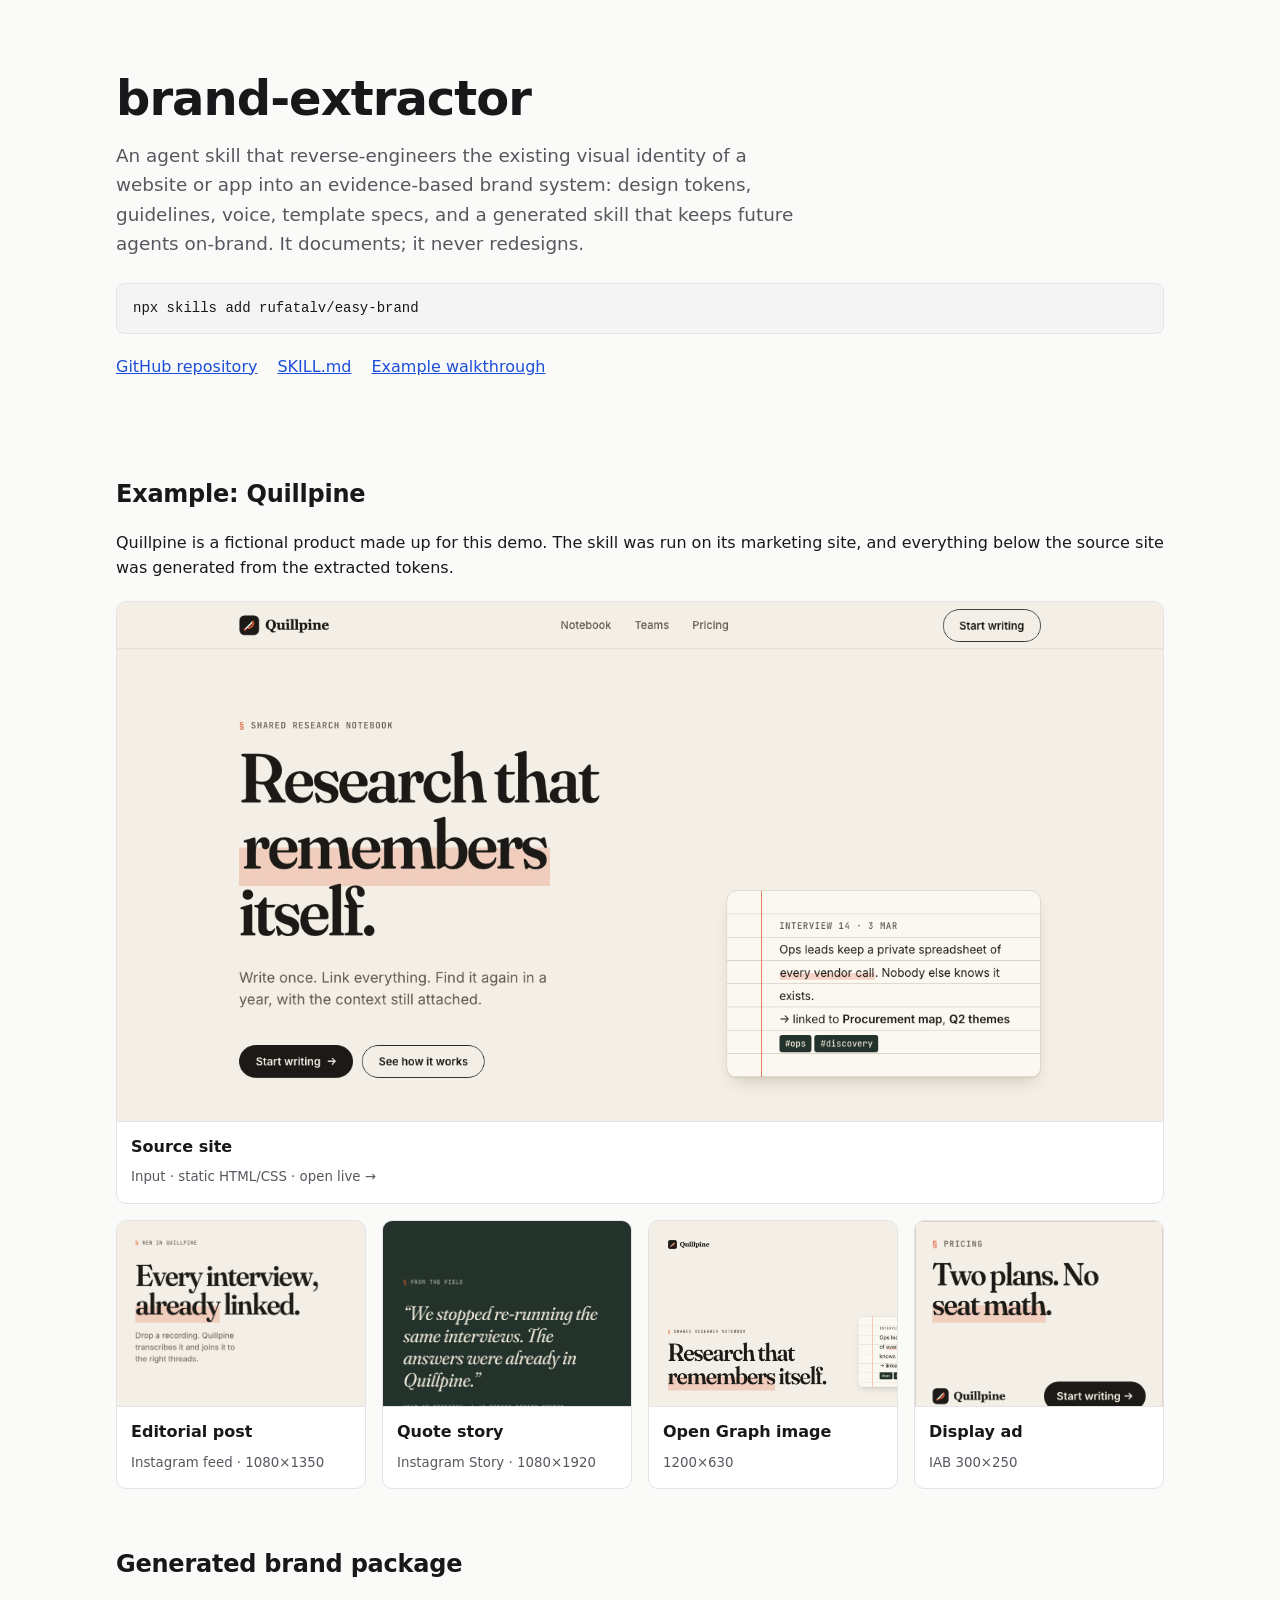
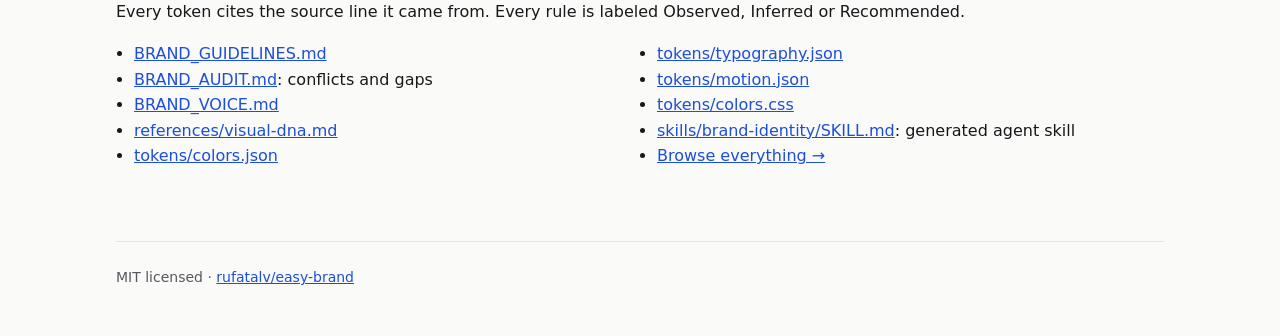
<file: index.html>
<!doctype html>
<html lang="en">
<head>
  <meta charset="utf-8">
  <meta name="viewport" content="width=device-width, initial-scale=1">
  <title>easy-brand — brand-extractor agent skill</title>
  <meta name="description" content="An agent skill that reverse-engineers an existing product's visual identity into an evidence-based brand system, design tokens and a reusable brand-identity skill.">
  <style>
    :root {
      --bg: #fafaf9; --fg: #18181b; --muted: #57575f; --line: #e4e4e7; --card: #ffffff; --code: #f4f4f5; --link: #1d4ed8;
    }
    @media (prefers-color-scheme: dark) {
      :root { --bg: #111113; --fg: #ececee; --muted: #a1a1aa; --line: #2a2a2e; --card: #18181b; --code: #1f1f23; --link: #8ab4ff; }
    }
    * { box-sizing: border-box; }
    body { margin: 0; background: var(--bg); color: var(--fg); font: 16px/1.6 system-ui, -apple-system, "Segoe UI", sans-serif; }
    a { color: var(--link); }
    .wrap { max-width: 1080px; margin: 0 auto; padding: 0 16px; }
    header { padding: 72px 0 40px; }
    h1 { font-size: clamp(2rem, 5vw, 3rem); line-height: 1.1; letter-spacing: -0.02em; margin: 0 0 16px; }
    h2 { font-size: 1.5rem; letter-spacing: -0.01em; margin: 56px 0 8px; }
    h3 { font-size: 1rem; margin: 0 0 4px; }
    p.lede { font-size: 1.15rem; color: var(--muted); max-width: 60ch; margin: 0 0 24px; }
    pre { background: var(--code); border: 1px solid var(--line); border-radius: 8px; padding: 14px 16px; overflow-x: auto; font: 14px/1.5 ui-monospace, "SF Mono", Menlo, monospace; margin: 0; }
    .links { display: flex; flex-wrap: wrap; gap: 8px 20px; margin-top: 20px; }
    .grid { display: grid; gap: 16px; grid-template-columns: repeat(auto-fill, minmax(240px, 1fr)); margin-top: 20px; }
    .card { background: var(--card); border: 1px solid var(--line); border-radius: 10px; overflow: hidden; display: flex; flex-direction: column; text-decoration: none; color: inherit; }
    .card:hover { border-color: var(--muted); }
    .card img { width: 100%; aspect-ratio: 4 / 3; object-fit: cover; object-position: left top; border-bottom: 1px solid var(--line); background: #ddd; }
    .card .body { padding: 12px 14px 14px; }
    .card small { color: var(--muted); }
    .wide { grid-column: 1 / -1; }
    .wide img { aspect-ratio: auto; max-height: 520px; }
    ul.files { columns: 2 260px; padding-left: 18px; margin: 12px 0 0; }
    footer { border-top: 1px solid var(--line); margin-top: 72px; padding: 24px 0 48px; color: var(--muted); font-size: 14px; }
  </style>
</head>
<body>
  <div class="wrap">
    <header>
      <h1>brand-extractor</h1>
      <p class="lede">An agent skill that reverse-engineers the existing visual identity of a website or app into an evidence-based brand system: design tokens, guidelines, voice, template specs, and a generated skill that keeps future agents on-brand. It documents; it never redesigns.</p>
      <pre>npx skills add rufatalv/easy-brand</pre>
      <div class="links">
        <a href="https://github.com/rufatalv/easy-brand">GitHub repository</a>
        <a href="https://github.com/rufatalv/easy-brand/blob/main/skills/brand-extractor/SKILL.md">SKILL.md</a>
        <a href="https://github.com/rufatalv/easy-brand/tree/main/examples/quillpine">Example walkthrough</a>
      </div>
    </header>

    <h2>Example: Quillpine</h2>
    <p>Quillpine is a fictional product made up for this demo. The skill was run on its marketing site, and everything below the source site was generated from the extracted tokens.</p>

    <div class="grid">
      <a class="card wide" href="examples/quillpine/site/">
        <img src="examples/quillpine/screenshots/site-1440.png" alt="Quillpine source site">
        <div class="body"><h3>Source site</h3><small>Input · static HTML/CSS · open live →</small></div>
      </a>
      <a class="card" href="examples/quillpine/brand/templates/social/editorial-post.html">
        <img src="examples/quillpine/screenshots/template-editorial-post.png" alt="Editorial Instagram post">
        <div class="body"><h3>Editorial post</h3><small>Instagram feed · 1080×1350</small></div>
      </a>
      <a class="card" href="examples/quillpine/brand/templates/social/quote-story.html">
        <img src="examples/quillpine/screenshots/template-quote-story.png" alt="Quote story">
        <div class="body"><h3>Quote story</h3><small>Instagram Story · 1080×1920</small></div>
      </a>
      <a class="card" href="examples/quillpine/brand/templates/web/og-image.html">
        <img src="examples/quillpine/screenshots/template-og-image.png" alt="Open Graph image">
        <div class="body"><h3>Open Graph image</h3><small>1200×630</small></div>
      </a>
      <a class="card" href="examples/quillpine/brand/templates/advertising/mrec-300x250.html">
        <img src="examples/quillpine/screenshots/template-mrec.png" alt="300 by 250 ad">
        <div class="body"><h3>Display ad</h3><small>IAB 300×250</small></div>
      </a>
    </div>

    <h2>Generated brand package</h2>
    <p>Every token cites the source line it came from. Every rule is labeled Observed, Inferred or Recommended.</p>
    <ul class="files">
      <li><a href="https://github.com/rufatalv/easy-brand/blob/main/examples/quillpine/brand/BRAND_GUIDELINES.md">BRAND_GUIDELINES.md</a></li>
      <li><a href="https://github.com/rufatalv/easy-brand/blob/main/examples/quillpine/brand/BRAND_AUDIT.md">BRAND_AUDIT.md</a>: conflicts and gaps</li>
      <li><a href="https://github.com/rufatalv/easy-brand/blob/main/examples/quillpine/brand/BRAND_VOICE.md">BRAND_VOICE.md</a></li>
      <li><a href="https://github.com/rufatalv/easy-brand/blob/main/examples/quillpine/brand/references/visual-dna.md">references/visual-dna.md</a></li>
      <li><a href="examples/quillpine/brand/tokens/colors.json">tokens/colors.json</a></li>
      <li><a href="examples/quillpine/brand/tokens/typography.json">tokens/typography.json</a></li>
      <li><a href="examples/quillpine/brand/tokens/motion.json">tokens/motion.json</a></li>
      <li><a href="examples/quillpine/brand/tokens/colors.css">tokens/colors.css</a></li>
      <li><a href="https://github.com/rufatalv/easy-brand/blob/main/examples/quillpine/brand/skills/brand-identity/SKILL.md">skills/brand-identity/SKILL.md</a>: generated agent skill</li>
      <li><a href="https://github.com/rufatalv/easy-brand/tree/main/examples/quillpine/brand">Browse everything →</a></li>
    </ul>

    <footer>MIT licensed · <a href="https://github.com/rufatalv/easy-brand">rufatalv/easy-brand</a></footer>
  </div>
</body>
</html>
</file>
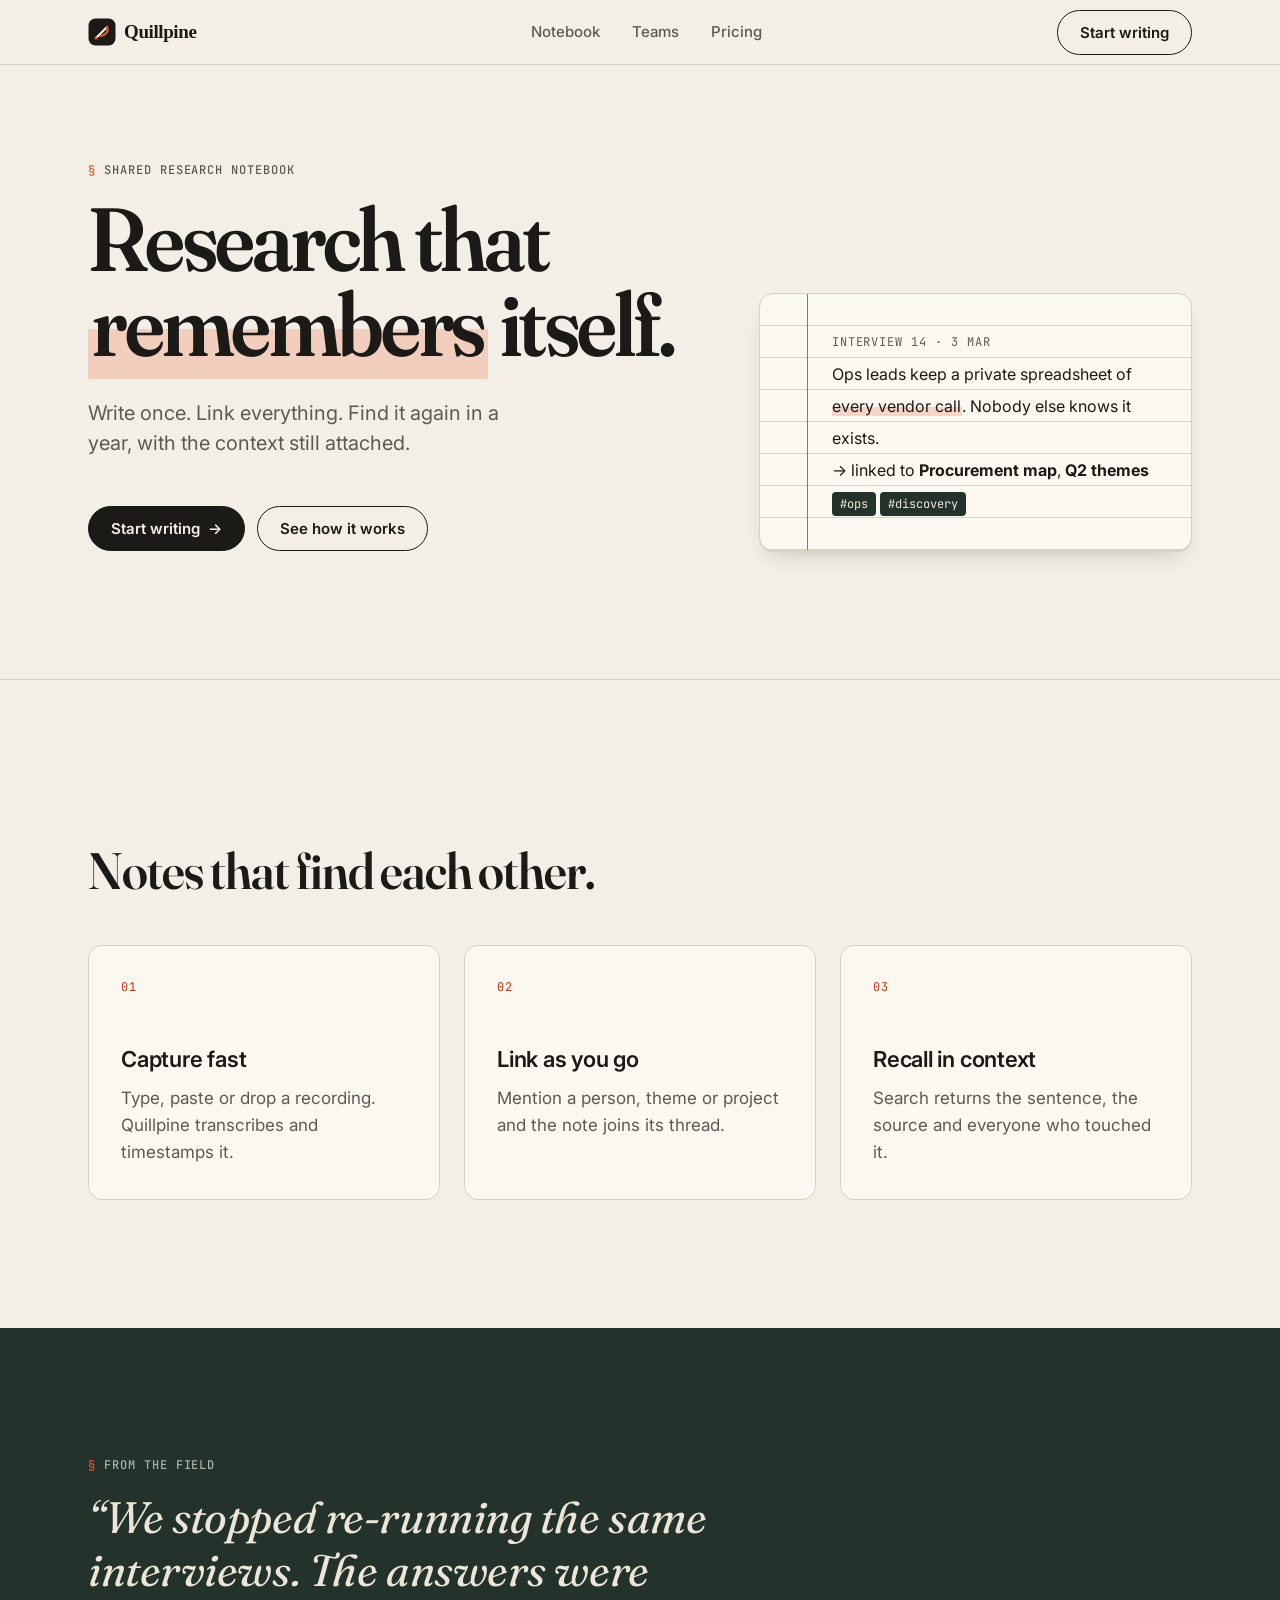
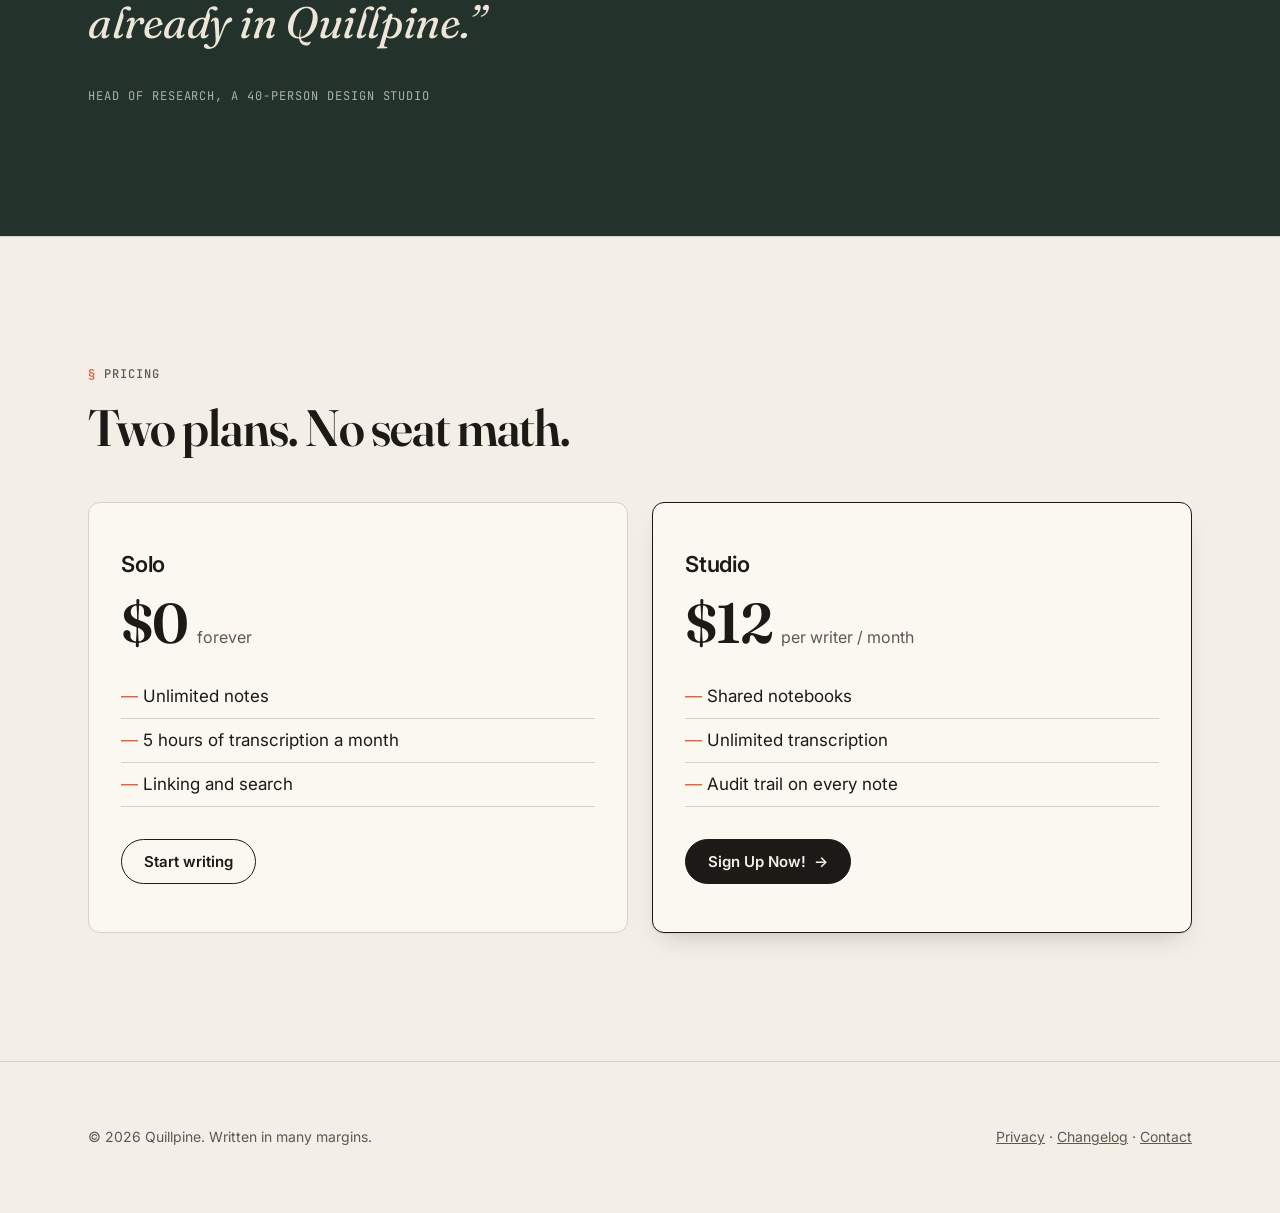
<file: examples/quillpine/site/index.html>
<!doctype html>
<html lang="en">
<head>
  <meta charset="utf-8">
  <meta name="viewport" content="width=device-width, initial-scale=1">
  <title>Quillpine — Research that remembers itself</title>
  <meta name="description" content="Quillpine is a shared research notebook. Write once, link everything, and find it again in a year.">
  <link rel="preconnect" href="https://fonts.googleapis.com">
  <link rel="preconnect" href="https://fonts.gstatic.com" crossorigin>
  <link href="https://fonts.googleapis.com/css2?family=Fraunces:ital,opsz,wght,SOFT@0,9..144,400..600,50;1,9..144,400,50&family=Inter:wght@400;500;600&family=JetBrains+Mono:wght@500&display=swap" rel="stylesheet">
  <link rel="stylesheet" href="styles/main.css">
</head>
<body>
  <header class="nav">
    <div class="container">
      <a class="logo" href="#"><img src="assets/logo.svg" alt="Quillpine"></a>
      <nav class="nav-links">
        <a href="#features">Notebook</a>
        <a href="#forest">Teams</a>
        <a href="#pricing">Pricing</a>
      </nav>
      <a class="btn btn-ghost" href="#pricing">Start writing</a>
    </div>
  </header>

  <main>
    <section class="hero">
      <div class="container hero-grid">
        <div>
          <p class="eyebrow reveal">Shared research notebook</p>
          <h1 class="display reveal" style="--i:1">Research that <mark>remembers</mark> itself.</h1>
          <p class="lede reveal" style="--i:2">Write once. Link everything. Find it again in a year, with the context still attached.</p>
          <div class="hero-actions reveal" style="--i:3">
            <a class="btn btn-primary" href="#pricing">Start writing <span class="arrow">→</span></a>
            <a class="btn btn-ghost" href="#features">See how it works</a>
          </div>
        </div>
        <div class="ruled note-card reveal" style="--i:2">
          <p class="meta">Interview 14 · 3 Mar</p>
          <p>Ops leads keep a private spreadsheet of <mark>every vendor call</mark>. Nobody else knows it exists.</p>
          <p>→ linked to <strong>Procurement map</strong>, <strong>Q2 themes</strong></p>
          <p><span class="tag">#ops</span><span class="tag">#discovery</span></p>
        </div>
      </div>
    </section>

    <section class="section" id="features">
      <div class="container">
        <p class="eyebrow reveal">How it works</p>
        <h2 class="reveal" style="--i:1">Notes that find each other.</h2>
        <div class="features">
          <article class="card reveal" style="--i:1">
            <span class="num">01</span>
            <h3>Capture fast</h3>
            <p>Type, paste or drop a recording. Quillpine transcribes and timestamps it.</p>
          </article>
          <article class="card reveal" style="--i:2">
            <span class="num">02</span>
            <h3>Link as you go</h3>
            <p>Mention a person, theme or project and the note joins its thread.</p>
          </article>
          <article class="card reveal" style="--i:3">
            <span class="num">03</span>
            <h3>Recall in context</h3>
            <p>Search returns the sentence, the source and everyone who touched it.</p>
          </article>
        </div>
      </div>
    </section>

    <section class="forest" id="forest">
      <div class="container">
        <p class="eyebrow reveal">From the field</p>
        <blockquote class="reveal" style="--i:1">“We stopped re-running the same interviews. The answers were already in Quillpine.”</blockquote>
        <cite class="reveal" style="--i:2">Head of Research, a 40-person design studio</cite>
      </div>
    </section>

    <section class="section" id="pricing">
      <div class="container">
        <p class="eyebrow reveal">Pricing</p>
        <h2 class="reveal" style="--i:1">Two plans. No seat math.</h2>
        <div class="pricing">
          <div class="plan reveal" style="--i:1">
            <h3>Solo</h3>
            <p class="price">$0 <small>forever</small></p>
            <ul><li>Unlimited notes</li><li>5 hours of transcription a month</li><li>Linking and search</li></ul>
            <a class="btn btn-ghost" href="#">Start writing</a>
          </div>
          <div class="plan featured reveal" style="--i:2">
            <h3>Studio</h3>
            <p class="price">$12 <small>per writer / month</small></p>
            <ul><li>Shared notebooks</li><li>Unlimited transcription</li><li>Audit trail on every note</li></ul>
            <a class="btn btn-primary" href="#">Sign Up Now! <span class="arrow">→</span></a>
          </div>
        </div>
      </div>
    </section>
  </main>

  <footer class="footer">
    <div class="container">
      <span>© 2026 Quillpine. Written in many margins.</span>
      <span><a href="#">Privacy</a> · <a href="#">Changelog</a> · <a href="#">Contact</a></span>
    </div>
  </footer>

  <script src="scripts/reveal.js"></script>
</body>
</html>
</file>
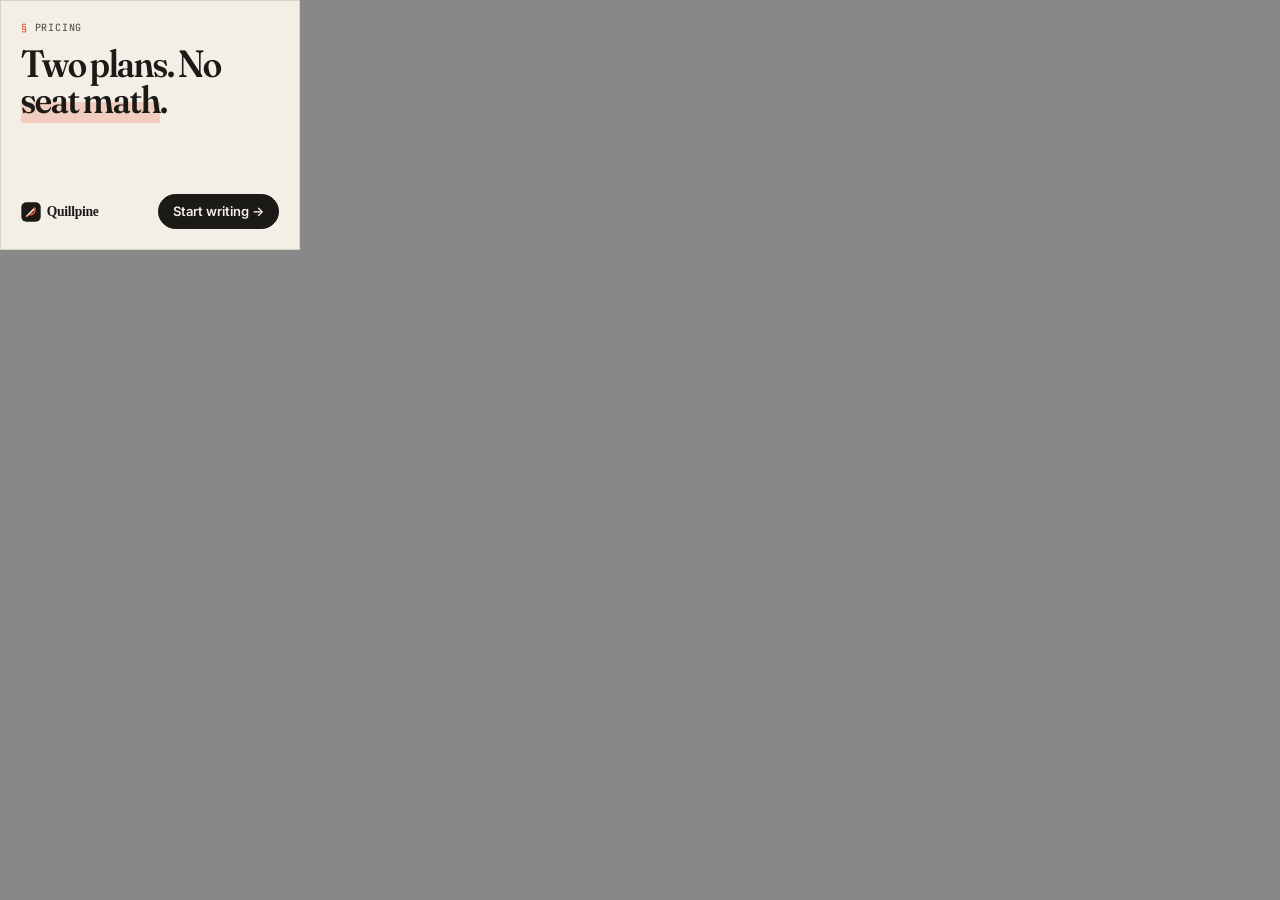
<file: examples/quillpine/brand/templates/advertising/mrec-300x250.html>
<!doctype html>
<html lang="en">
<head>
  <meta charset="utf-8">
  <!-- Template: ad-mrec-01 · IAB medium rectangle 300×250 · Example, not an editor -->
  <title>Quillpine · 300×250 ad</title>
  <link href="https://fonts.googleapis.com/css2?family=Fraunces:ital,opsz,wght,SOFT@0,9..144,400..600,50;1,9..144,400,50&family=Inter:wght@400;500;600&family=JetBrains+Mono:wght@500&display=swap" rel="stylesheet">
  <link rel="stylesheet" href="../template-base.css">
  <style>
    .canvas { width: 300px; height: 250px; padding: 20px; display: flex; flex-direction: column; border: 1px solid var(--qp-rule); }
    .eyebrow { font-size: 10px; }
    .display { font-size: 38px; margin-top: 12px; }
    .foot { margin-top: auto; display: flex; justify-content: space-between; align-items: center; }
    .logo { height: 20px; }
    .btn { font-size: 13px; padding: 10px 14px; }
  </style>
</head>
<body>
  <div class="canvas">
    <p class="eyebrow" data-slot="eyebrow">Pricing</p>
    <h1 class="display" data-slot="headline">Two plans. No <mark>seat math</mark>.</h1>
    <div class="foot">
      <img class="logo" src="../../assets/logos/quillpine-logo.svg" alt="Quillpine">
      <span class="btn" data-slot="cta">Start writing →</span>
    </div>
  </div>
</body>
</html>
</file>
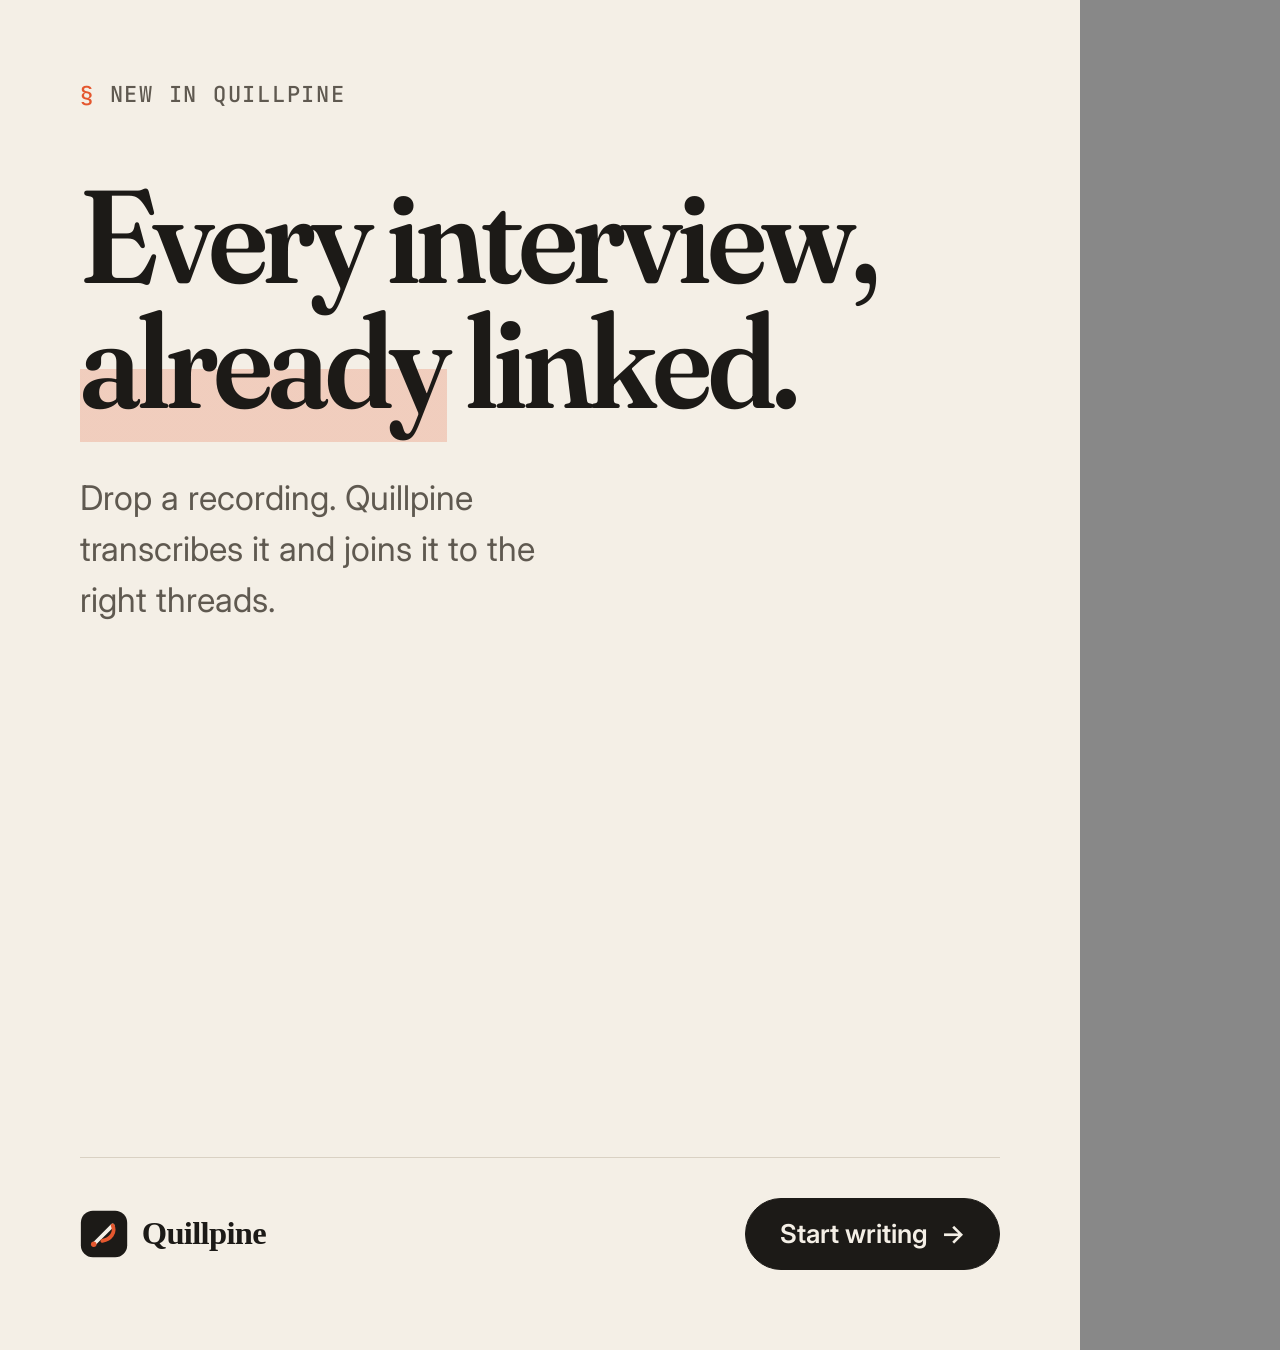
<file: examples/quillpine/brand/templates/social/editorial-post.html>
<!doctype html>
<html lang="en">
<head>
  <meta charset="utf-8">
  <!-- Template: social-editorial-01 · Instagram feed portrait 1080×1350 · Example, not an editor -->
  <title>Quillpine · Editorial post</title>
  <link href="https://fonts.googleapis.com/css2?family=Fraunces:ital,opsz,wght,SOFT@0,9..144,400..600,50;1,9..144,400,50&family=Inter:wght@400;500;600&family=JetBrains+Mono:wght@500&display=swap" rel="stylesheet">
  <link rel="stylesheet" href="../template-base.css">
  <style>
    .canvas { width: 1080px; height: 1350px; padding: 80px; display: flex; flex-direction: column; }
    .eyebrow { font-size: 22px; }
    .display { font-size: 132px; margin-top: 64px; }
    .lede { font-size: 34px; max-width: 22ch; margin-top: 48px; }
    .foot { margin-top: auto; display: flex; justify-content: space-between; align-items: center; border-top: 1px solid var(--qp-rule); padding-top: 40px; }
    .logo { height: 48px; }
    .btn { font-size: 26px; padding: 22px 34px; }
  </style>
</head>
<body>
  <div class="canvas">
    <p class="eyebrow" data-slot="eyebrow">New in Quillpine</p>
    <h1 class="display" data-slot="headline">Every interview, <mark>already</mark> linked.</h1>
    <p class="lede" data-slot="body">Drop a recording. Quillpine transcribes it and joins it to the right threads.</p>
    <div class="foot">
      <img class="logo" src="../../assets/logos/quillpine-logo.svg" alt="Quillpine">
      <span class="btn" data-slot="cta">Start writing <span>→</span></span>
    </div>
  </div>
</body>
</html>
</file>
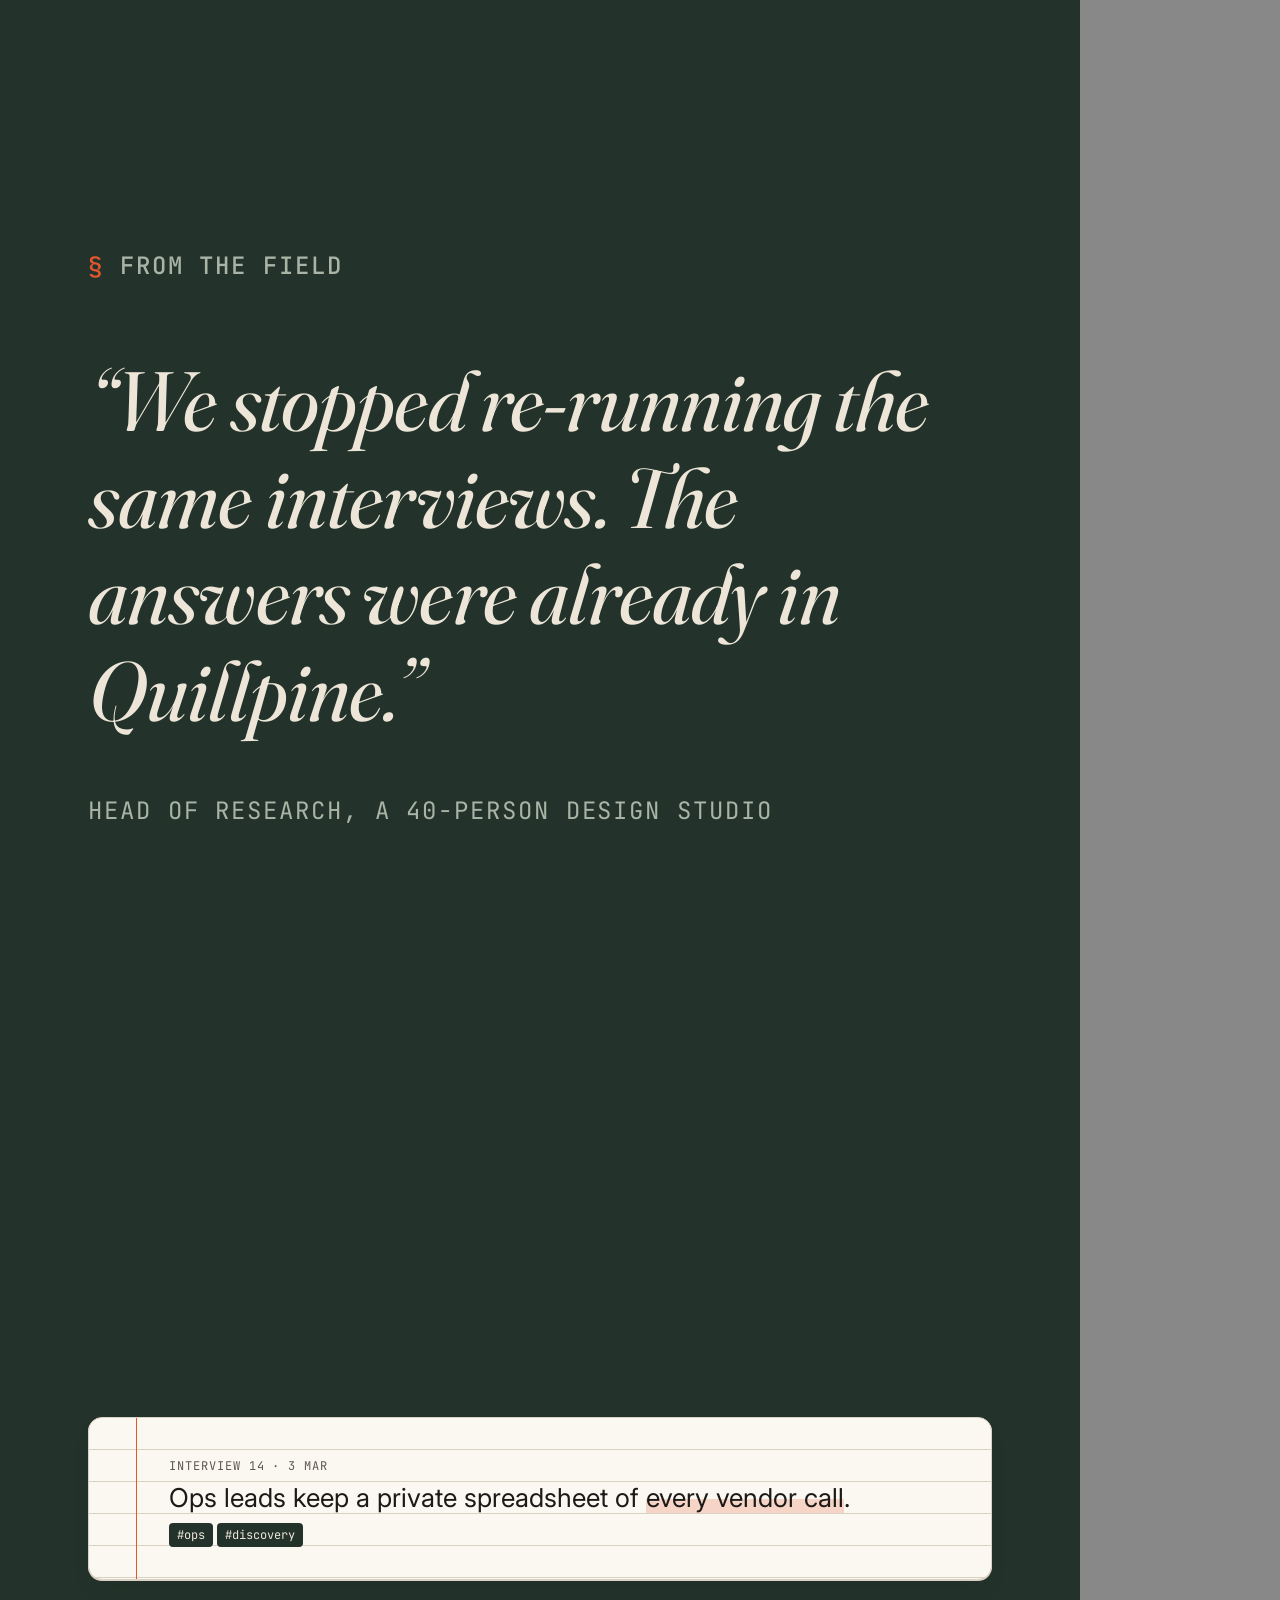
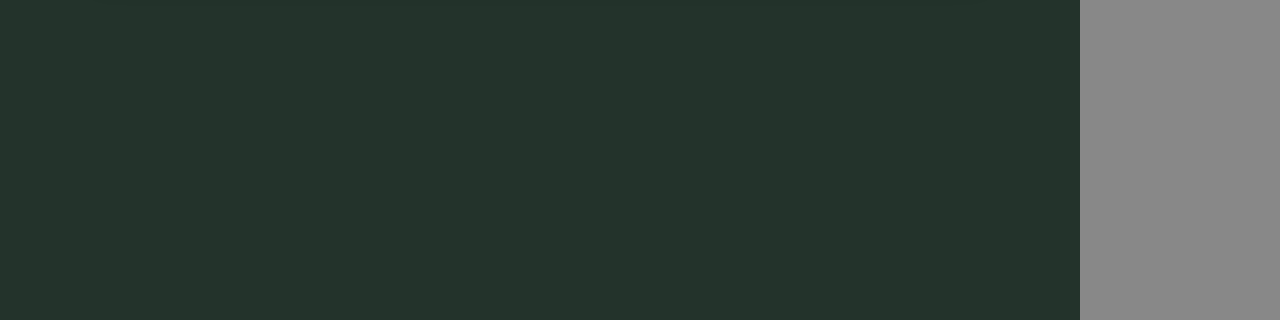
<file: examples/quillpine/brand/templates/social/quote-story.html>
<!doctype html>
<html lang="en">
<head>
  <meta charset="utf-8">
  <!-- Template: social-quote-story-01 · Instagram Story 1080×1920 · safe area: top 250px, bottom 340px · Example, not an editor -->
  <title>Quillpine · Quote story</title>
  <link href="https://fonts.googleapis.com/css2?family=Fraunces:ital,opsz,wght,SOFT@0,9..144,400..600,50;1,9..144,400,50&family=Inter:wght@400;500;600&family=JetBrains+Mono:wght@500&display=swap" rel="stylesheet">
  <link rel="stylesheet" href="../template-base.css">
  <style>
    .canvas { width: 1080px; height: 1920px; padding: 250px 88px 340px; display: flex; flex-direction: column; }
    .eyebrow { font-size: 24px; }
    blockquote {
      font-family: var(--qp-font-display); font-style: italic; font-weight: 400;
      font-size: 84px; line-height: 1.15; letter-spacing: -0.01em;
      margin: 72px 0 56px; max-width: 18ch;
    }
    cite { font-family: var(--qp-font-mono); font-style: normal; font-size: 24px; letter-spacing: 0.08em; text-transform: uppercase; color: var(--qp-on-forest-muted); }
    .note { margin-top: auto; padding: 32px 40px 32px 80px; font-size: 26px; }
    .note p { margin: 0; }
  </style>
</head>
<body>
  <div class="canvas forest">
    <p class="eyebrow" data-slot="eyebrow">From the field</p>
    <blockquote data-slot="quote">“We stopped re-running the same interviews. The answers were already in Quillpine.”</blockquote>
    <cite data-slot="attribution">Head of Research, a 40-person design studio</cite>
    <div class="ruled note">
      <p class="meta">Interview 14 · 3 Mar</p>
      <p>Ops leads keep a private spreadsheet of <mark>every vendor call</mark>.</p>
      <p><span class="tag">#ops</span><span class="tag">#discovery</span></p>
    </div>
  </div>
</body>
</html>
</file>
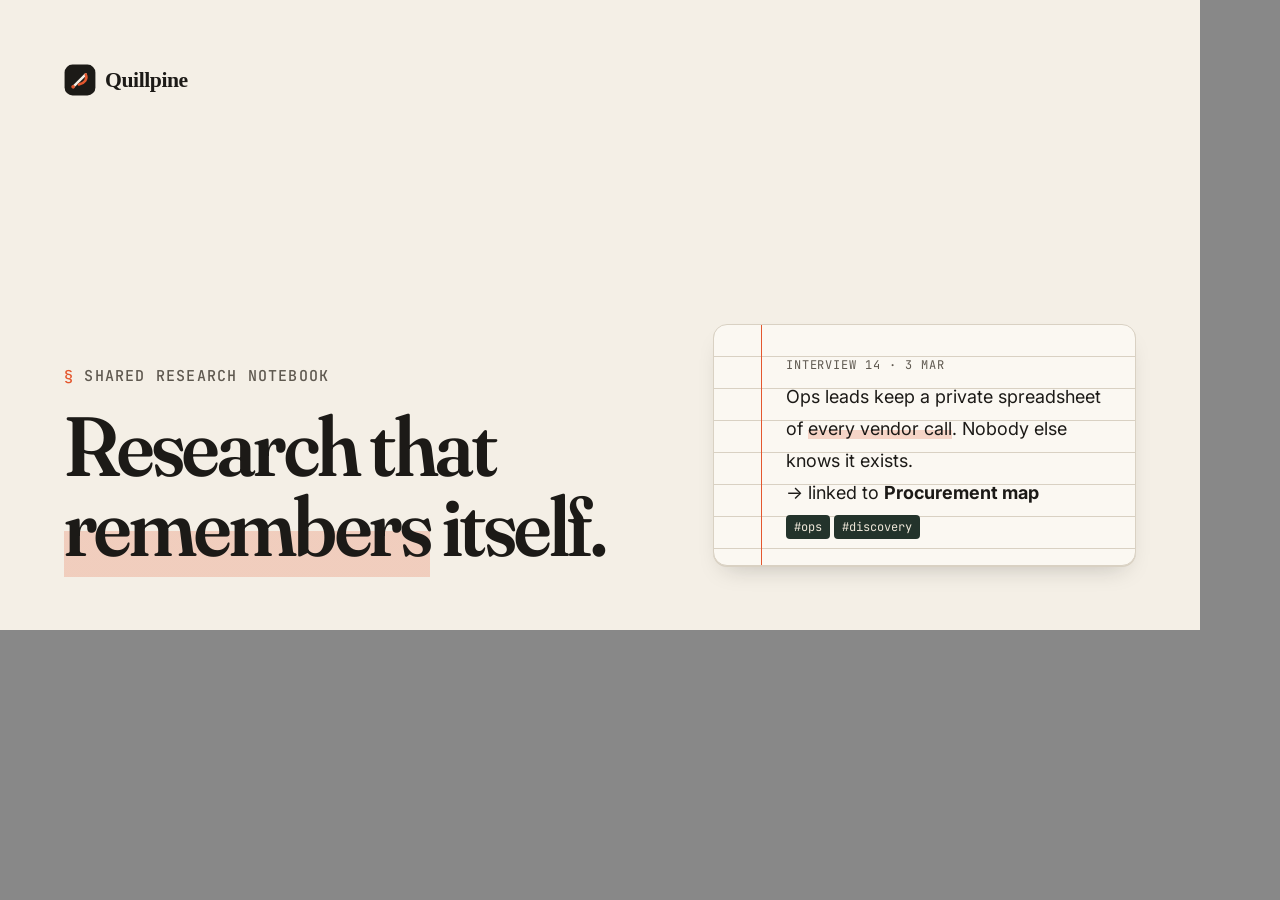
<file: examples/quillpine/brand/templates/web/og-image.html>
<!doctype html>
<html lang="en">
<head>
  <meta charset="utf-8">
  <!-- Template: web-og-01 · Open Graph 1200×630 · mirrors the site hero · Example, not an editor -->
  <title>Quillpine · OG image</title>
  <link href="https://fonts.googleapis.com/css2?family=Fraunces:ital,opsz,wght,SOFT@0,9..144,400..600,50;1,9..144,400,50&family=Inter:wght@400;500;600&family=JetBrains+Mono:wght@500&display=swap" rel="stylesheet">
  <link rel="stylesheet" href="../template-base.css">
  <style>
    .canvas { width: 1200px; height: 630px; padding: 64px; display: grid; grid-template-columns: 7fr 5fr; gap: 56px; align-items: end; }
    .left { display: flex; flex-direction: column; height: 100%; }
    .logo { height: 32px; margin-bottom: auto; align-self: flex-start; }
    .eyebrow { font-size: 15px; margin-bottom: 20px; }
    .display { font-size: 84px; }
    .note { padding: 24px 24px 24px 72px; font-size: 18px; }
    .note p { margin: 0; }
  </style>
</head>
<body>
  <div class="canvas">
    <div class="left">
      <img class="logo" src="../../assets/logos/quillpine-logo.svg" alt="Quillpine">
      <p class="eyebrow" data-slot="eyebrow">Shared research notebook</p>
      <h1 class="display" data-slot="headline">Research that <mark>remembers</mark> itself.</h1>
    </div>
    <div class="ruled note" data-slot="artifact">
      <p class="meta">Interview 14 · 3 Mar</p>
      <p>Ops leads keep a private spreadsheet of <mark>every vendor call</mark>. Nobody else knows it exists.</p>
      <p>→ linked to <strong>Procurement map</strong></p>
      <p><span class="tag">#ops</span><span class="tag">#discovery</span></p>
    </div>
  </div>
</body>
</html>
</file>
<file: examples/quillpine/site/styles/main.css>
@import url("tokens.css");

*, *::before, *::after { box-sizing: border-box; }

html { -webkit-font-smoothing: antialiased; }

body {
  margin: 0;
  background: var(--qp-paper);
  color: var(--qp-ink);
  font-family: var(--qp-font-sans);
  font-size: 1.0625rem;
  line-height: 1.6;
}

a { color: inherit; }

.container {
  max-width: var(--qp-container);
  margin: 0 auto;
  padding: 0 var(--qp-space-5);
}

@media (min-width: 768px) {
  .container { padding: 0 var(--qp-space-7); }
}

/* ---------- Type ---------- */

.display {
  font-family: var(--qp-font-display);
  font-weight: 600;
  font-size: clamp(3rem, 7vw, 6rem);
  line-height: 0.95;
  letter-spacing: -0.03em;
  font-variation-settings: "opsz" 144, "SOFT" 50;
  margin: 0;
}

h2 {
  font-family: var(--qp-font-display);
  font-weight: 600;
  font-size: clamp(2rem, 4vw, 3.25rem);
  line-height: 1.05;
  letter-spacing: -0.02em;
  font-variation-settings: "opsz" 96;
  margin: 0 0 var(--qp-space-5);
}

h3 {
  font-family: var(--qp-font-sans);
  font-weight: 600;
  font-size: 1.375rem;
  line-height: 1.25;
  letter-spacing: -0.01em;
  margin: 0 0 var(--qp-space-3);
}

.eyebrow {
  font-family: var(--qp-font-mono);
  font-size: 0.75rem;
  font-weight: 500;
  letter-spacing: 0.08em;
  text-transform: uppercase;
  color: var(--qp-ink-muted);
  margin: 0 0 var(--qp-space-4);
}

.eyebrow::before { content: "§ "; color: var(--qp-signal); }

.lede {
  font-size: 1.25rem;
  line-height: 1.5;
  color: var(--qp-ink-muted);
  max-width: 34ch;
}

mark {
  background: linear-gradient(transparent 55%, var(--qp-highlight) 55%);
  color: inherit;
  padding: 0 0.05em;
}

/* ---------- Buttons ---------- */

.btn {
  display: inline-flex;
  align-items: center;
  gap: var(--qp-space-2);
  font-family: var(--qp-font-sans);
  font-size: 0.9375rem;
  font-weight: 600;
  line-height: 1;
  padding: 14px 22px;
  border-radius: var(--qp-radius-pill);
  border: 1px solid var(--qp-ink);
  text-decoration: none;
  transition: background var(--qp-duration-fast) ease-out, color var(--qp-duration-fast) ease-out, transform var(--qp-duration-fast) ease-out;
}

.btn:focus-visible { outline: 2px solid var(--qp-signal); outline-offset: 3px; }
.btn-primary { background: var(--qp-ink); color: var(--qp-paper); }
.btn-primary:hover { background: var(--qp-signal-ink); border-color: var(--qp-signal-ink); }
.btn-ghost { background: transparent; color: var(--qp-ink); }
.btn-ghost:hover { background: var(--qp-ink); color: var(--qp-paper); }
.btn .arrow { transition: transform var(--qp-duration-fast) ease-out; }
.btn:hover .arrow { transform: translateX(3px); }

/* ---------- Nav ---------- */

.nav {
  position: sticky;
  top: 0;
  z-index: 10;
  background: rgba(244, 239, 230, 0.9);
  backdrop-filter: blur(8px);
  border-bottom: var(--qp-border);
}

.nav .container {
  display: flex;
  align-items: center;
  justify-content: space-between;
  height: 64px;
}

.nav-links { display: none; gap: var(--qp-space-6); }

.nav-links a {
  font-size: 0.9375rem;
  font-weight: 500;
  text-decoration: none;
  color: var(--qp-ink-muted);
}

.nav-links a:hover { color: var(--qp-ink); }

@media (min-width: 768px) { .nav-links { display: flex; } }

.logo { display: flex; align-items: center; gap: var(--qp-space-2); text-decoration: none; }
.logo img { height: 28px; }

/* ---------- Ruled paper motif ---------- */

.ruled {
  background-color: var(--qp-paper-raised);
  background-image:
    linear-gradient(90deg, transparent 47px, var(--qp-signal) 47px, var(--qp-signal) 48px, transparent 48px),
    repeating-linear-gradient(transparent 0 calc(var(--qp-ruled) - 1px), var(--qp-rule) calc(var(--qp-ruled) - 1px) var(--qp-ruled));
  border: var(--qp-border);
  border-radius: var(--qp-radius-card);
}

/* ---------- Hero ---------- */

.hero { padding: var(--qp-space-9) 0 var(--qp-space-10); }

.hero-grid {
  display: grid;
  gap: var(--qp-space-8);
  align-items: end;
}

@media (min-width: 1024px) {
  .hero-grid { grid-template-columns: 7fr 5fr; }
}

.hero .lede { margin: var(--qp-space-6) 0 var(--qp-space-7); }
.hero-actions { display: flex; flex-wrap: wrap; gap: var(--qp-space-3); }

.note-card {
  padding: var(--qp-space-6) var(--qp-space-6) var(--qp-space-6) 72px;
  line-height: var(--qp-ruled);
  font-size: 1rem;
  box-shadow: var(--qp-shadow-lift);
  transform: rotate(-1.5deg);
}

.note-card .meta {
  font-family: var(--qp-font-mono);
  font-size: 0.75rem;
  letter-spacing: 0.08em;
  text-transform: uppercase;
  color: var(--qp-ink-muted);
}

.note-card p { margin: 0; }
.note-card .tag {
  display: inline-block;
  font-family: var(--qp-font-mono);
  font-size: 0.75rem;
  line-height: 1;
  padding: 6px 8px;
  border-radius: var(--qp-radius-sm);
  background: var(--qp-forest);
  color: var(--qp-on-forest);
  margin-right: var(--qp-space-1);
}

/* ---------- Features ---------- */

.section { padding: var(--qp-space-8) 0; border-top: var(--qp-border); }
@media (min-width: 768px) { .section { padding: var(--qp-space-10) 0; } }

.features {
  display: grid;
  gap: var(--qp-space-5);
  margin-top: var(--qp-space-7);
}

@media (min-width: 768px) { .features { grid-template-columns: repeat(3, 1fr); } }

.card {
  background: var(--qp-paper-raised);
  border: var(--qp-border);
  border-radius: var(--qp-radius-card);
  padding: var(--qp-space-6);
  transition: box-shadow var(--qp-duration-fast) ease-out, transform var(--qp-duration-fast) ease-out;
}

.card:hover { box-shadow: var(--qp-shadow-lift); transform: translateY(-2px); }

.card .num {
  font-family: var(--qp-font-mono);
  font-size: 0.75rem;
  letter-spacing: 0.08em;
  color: var(--qp-signal-ink);
  display: block;
  margin-bottom: var(--qp-space-7);
}

.card p { margin: 0; color: var(--qp-ink-muted); }

/* ---------- Forest (dark) section ---------- */

.forest {
  background: var(--qp-forest);
  color: var(--qp-on-forest);
  padding: var(--qp-space-10) 0;
}

.forest .eyebrow { color: var(--qp-on-forest-muted); }

.forest blockquote {
  font-family: var(--qp-font-display);
  font-weight: 400;
  font-style: italic;
  font-size: clamp(1.75rem, 3.5vw, 2.75rem);
  line-height: 1.2;
  letter-spacing: -0.01em;
  max-width: 24ch;
  margin: 0 0 var(--qp-space-6);
}

.forest cite {
  font-family: var(--qp-font-mono);
  font-style: normal;
  font-size: 0.75rem;
  letter-spacing: 0.08em;
  text-transform: uppercase;
  color: var(--qp-on-forest-muted);
}

/* ---------- Pricing ---------- */

.pricing {
  display: grid;
  gap: var(--qp-space-5);
  margin-top: var(--qp-space-7);
}

@media (min-width: 768px) { .pricing { grid-template-columns: 1fr 1fr; } }

.plan {
  border: var(--qp-border);
  border-radius: 12px;
  padding: var(--qp-space-7) var(--qp-space-6);
  background: var(--qp-paper-raised);
}

.plan.featured { border-color: var(--qp-ink); box-shadow: var(--qp-shadow-lift); }

.plan .price {
  font-family: var(--qp-font-display);
  font-size: 3.5rem;
  font-weight: 600;
  line-height: 1;
  letter-spacing: -0.03em;
  margin: var(--qp-space-4) 0 var(--qp-space-5);
}

.plan .price small { font-family: var(--qp-font-sans); font-size: 1rem; font-weight: 400; color: var(--qp-ink-muted); letter-spacing: 0; }
.plan ul { list-style: none; padding: 0; margin: 0 0 var(--qp-space-6); }
.plan li { padding: var(--qp-space-2) 0; border-bottom: var(--qp-border); }
.plan li::before { content: "— "; color: var(--qp-signal); }

/* ---------- Footer ---------- */

.footer {
  border-top: var(--qp-border);
  padding: var(--qp-space-8) 0;
  font-size: 0.875rem;
  color: var(--qp-ink-muted);
}

.footer .container { display: flex; flex-wrap: wrap; gap: var(--qp-space-5); justify-content: space-between; }
.footer a:hover { color: #E5582F; }

/* ---------- Motion ---------- */

.reveal {
  opacity: 0;
  transform: translateY(16px);
  transition: opacity var(--qp-duration-reveal) var(--qp-ease-out), transform var(--qp-duration-reveal) var(--qp-ease-out);
  transition-delay: calc(var(--i, 0) * var(--qp-stagger));
}

.reveal.is-visible { opacity: 1; transform: none; }

@media (prefers-reduced-motion: reduce) {
  .reveal { opacity: 1; transform: none; transition: none; }
  .btn, .card, .btn .arrow { transition: none; }
}
</file>
<file: examples/quillpine/brand/templates/template-base.css>
/* Shared base for Quillpine template examples. Only extracted tokens are used. */
@import url("../tokens/colors.css");

:root {
  --qp-font-display: "Fraunces", Georgia, "Times New Roman", serif;
  --qp-font-sans: "Inter", system-ui, -apple-system, "Segoe UI", sans-serif;
  --qp-font-mono: "JetBrains Mono", ui-monospace, "SF Mono", Menlo, monospace;
  --qp-radius-card: 14px;
  --qp-radius-sm: 4px;
  --qp-radius-pill: 999px;
  --qp-ruled: 32px;
  --qp-shadow-lift: 0 1px 0 var(--qp-rule), 0 12px 24px -12px rgba(28, 26, 23, 0.25);
}

* { box-sizing: border-box; }
html, body { margin: 0; }
body { background: #888; -webkit-font-smoothing: antialiased; }

.canvas {
  position: relative;
  overflow: hidden;
  background: var(--qp-paper);
  color: var(--qp-ink);
  font-family: var(--qp-font-sans);
}

.canvas.forest { background: var(--qp-forest); color: var(--qp-on-forest); }

.eyebrow {
  font-family: var(--qp-font-mono);
  font-weight: 500;
  letter-spacing: 0.08em;
  text-transform: uppercase;
  color: var(--qp-ink-muted);
  margin: 0;
}
.eyebrow::before { content: "§ "; color: var(--qp-signal); }
.forest .eyebrow { color: var(--qp-on-forest-muted); }

.display {
  font-family: var(--qp-font-display);
  font-weight: 600;
  line-height: 0.95;
  letter-spacing: -0.03em;
  font-variation-settings: "opsz" 144, "SOFT" 50;
  margin: 0;
}

mark {
  background: linear-gradient(transparent 55%, var(--qp-highlight) 55%);
  color: inherit;
}

.lede { color: var(--qp-ink-muted); margin: 0; line-height: 1.5; }
.forest .lede { color: var(--qp-on-forest-muted); }

.btn {
  display: inline-flex;
  align-items: center;
  gap: 0.5em;
  font-weight: 600;
  line-height: 1;
  border-radius: var(--qp-radius-pill);
  border: 1px solid var(--qp-ink);
  background: var(--qp-ink);
  color: var(--qp-paper);
}

.ruled {
  background-color: var(--qp-paper-raised);
  background-image:
    linear-gradient(90deg, transparent 47px, var(--qp-signal) 47px, var(--qp-signal) 48px, transparent 48px),
    repeating-linear-gradient(transparent 0 calc(var(--qp-ruled) - 1px), var(--qp-rule) calc(var(--qp-ruled) - 1px) var(--qp-ruled));
  border: 1px solid var(--qp-rule);
  border-radius: var(--qp-radius-card);
  box-shadow: var(--qp-shadow-lift);
  line-height: var(--qp-ruled);
  color: var(--qp-ink);
}

.meta {
  font-family: var(--qp-font-mono);
  font-size: 12px;
  letter-spacing: 0.08em;
  text-transform: uppercase;
  color: var(--qp-ink-muted);
}

.tag {
  display: inline-block;
  font-family: var(--qp-font-mono);
  font-size: 12px;
  line-height: 1;
  padding: 6px 8px;
  border-radius: var(--qp-radius-sm);
  background: var(--qp-forest);
  color: var(--qp-on-forest);
  margin-right: 4px;
}

.logo { display: block; }
</file>
